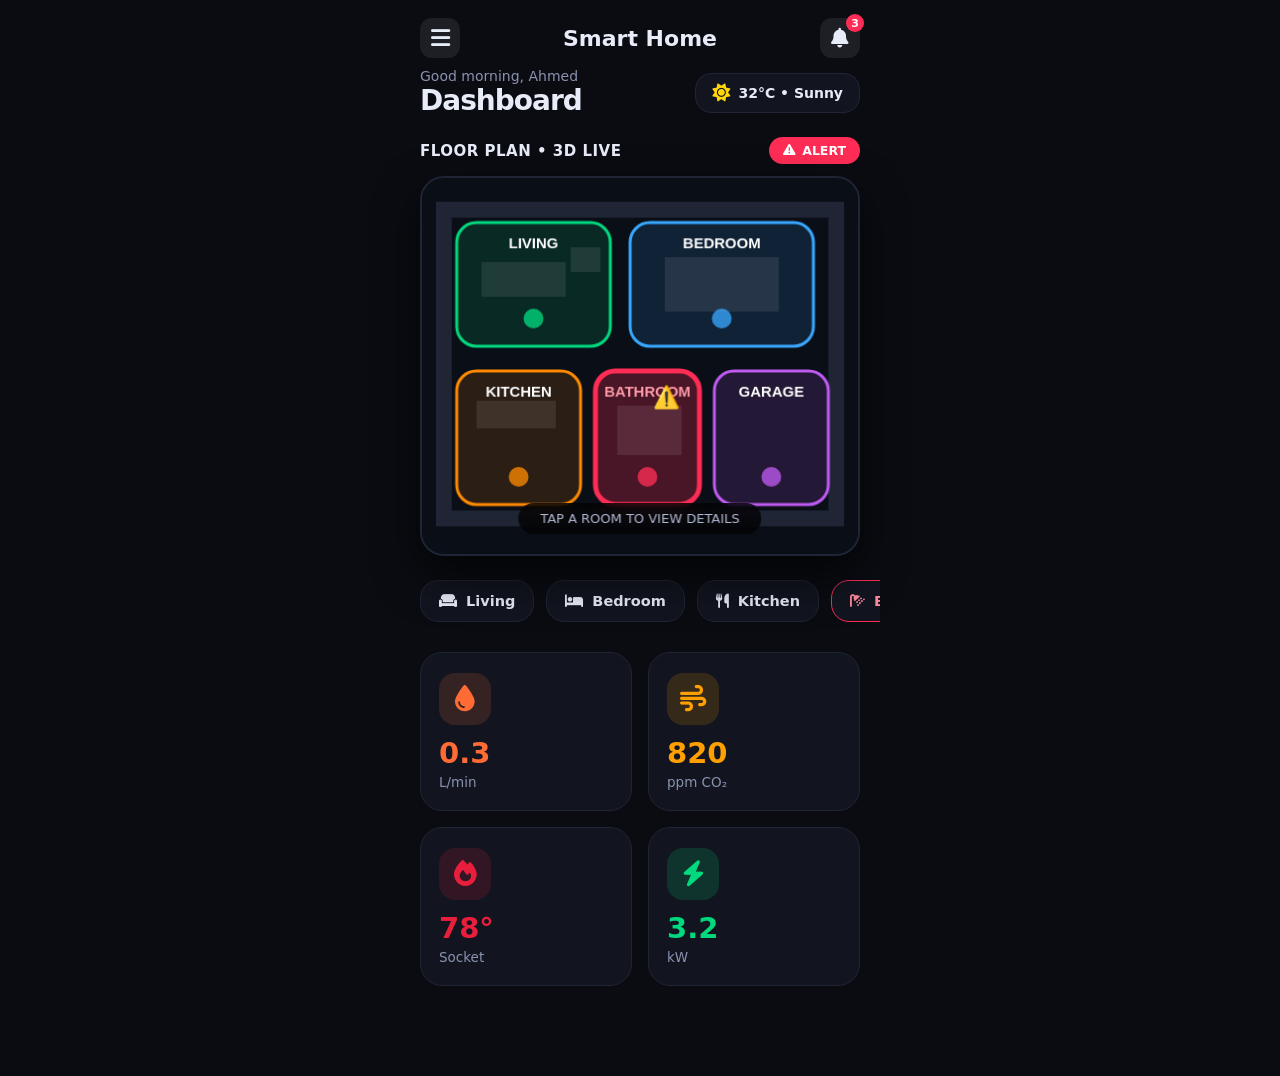
<file: web.html>
<!DOCTYPE html>
<html lang="en">
<head>
  <meta charset="UTF-8" />
  <meta name="viewport" content="width=device-width, initial-scale=1.0"/>
  <title>Smart Home</title>
  <link rel="stylesheet" href="https://cdnjs.cloudflare.com/ajax/libs/font-awesome/6.6.0/css/all.min.css"/>
  <style>
    :root {
      --bg: #0a0c12;
      --card: #12151f;
      --border: #1f2535;
      --accent: #00d97e;
      --text: #e8ecf8;
      --text2: #8a92b0;
      --red: #ff2d55;
    }

    * { margin: 0; padding: 0; box-sizing: border-box; }
    body {
      font-family: 'Segoe UI', system-ui, sans-serif;
      background: var(--bg);
      color: var(--text);
      min-height: 100vh;
      overflow-x: hidden;
    }

    .home-screen {
      max-width: 480px;
      margin: 0 auto;
      padding-bottom: 90px;
    }

    /* Top Bar */
    .top-bar {
      padding: 18px 20px 10px;
      display: flex;
      justify-content: space-between;
      align-items: center;
    }

    .menu-btn {
      width: 40px;
      height: 40px;
      background: rgba(255,255,255,0.08);
      border-radius: 12px;
      display: flex;
      align-items: center;
      justify-content: center;
      font-size: 22px;
    }

    .title {
      font-size: 22px;
      font-weight: 700;
    }

    .notification {
      position: relative;
      width: 40px;
      height: 40px;
      background: rgba(255,255,255,0.08);
      border-radius: 12px;
      display: flex;
      align-items: center;
      justify-content: center;
      font-size: 20px;
    }

    .notification .badge {
      position: absolute;
      top: -4px;
      right: -4px;
      background: var(--red);
      color: white;
      font-size: 11px;
      font-weight: 700;
      width: 18px;
      height: 18px;
      border-radius: 50%;
      display: flex;
      align-items: center;
      justify-content: center;
    }

    /* Header */
    .header {
      padding: 0 20px 20px;
      display: flex;
      justify-content: space-between;
      align-items: center;
    }

    .greeting {
      font-size: 14px;
      color: var(--text2);
    }

    .dashboard-title {
      font-size: 28px;
      font-weight: 800;
      letter-spacing: -1px;
    }

    .weather {
      background: var(--card);
      border: 1px solid var(--border);
      border-radius: 16px;
      padding: 10px 16px;
      display: flex;
      align-items: center;
      gap: 8px;
      font-weight: 600;
      font-size: 14px;
    }

    /* Floor Plan */
    .floor-section {
      padding: 0 20px 24px;
    }

    .floor-header {
      display: flex;
      justify-content: space-between;
      align-items: center;
      margin-bottom: 12px;
    }

    .floor-title {
      font-size: 15px;
      font-weight: 700;
      letter-spacing: 0.5px;
    }

    .alert-badge {
      background: var(--red);
      color: white;
      font-size: 12.5px;
      font-weight: 700;
      padding: 6px 14px;
      border-radius: 30px;
      display: flex;
      align-items: center;
      gap: 6px;
      animation: pulse 2s infinite;
    }

    @keyframes pulse {
      0%, 100% { opacity: 1; }
      50% { opacity: 0.75; }
    }

    .floor-plan {
      background: #0f121a;
      border-radius: 24px;
      overflow: hidden;
      border: 2px solid var(--border);
      position: relative;
      height: 380px;
      box-shadow: 0 20px 45px rgba(0, 0, 0, 0.65);
    }

    canvas {
      width: 100%;
      height: 100%;
      display: block;
    }

    .tap-hint {
      position: absolute;
      bottom: 20px;
      left: 50%;
      transform: translateX(-50%);
      background: rgba(0,0,0,0.75);
      color: #b0b8d0;
      font-size: 13px;
      padding: 8px 22px;
      border-radius: 30px;
      backdrop-filter: blur(10px);
      white-space: nowrap;
    }

    /* Rooms Row */
    .rooms-row {
      display: flex;
      gap: 12px;
      padding: 0 20px 30px;
      overflow-x: auto;
      scrollbar-width: none;
    }

    .room-chip {
      background: var(--card);
      border: 1px solid var(--border);
      border-radius: 18px;
      padding: 12px 18px;
      white-space: nowrap;
      font-size: 14.5px;
      font-weight: 600;
      display: flex;
      align-items: center;
      gap: 9px;
      transition: all 0.3s ease;
      cursor: pointer;
    }

    .room-chip:hover {
      transform: translateY(-4px);
      border-color: var(--accent);
      box-shadow: 0 12px 25px rgba(0, 217, 126, 0.2);
    }

    .room-chip.alert {
      border-color: var(--red);
      color: #ff8a9e;
      animation: alertPulse 2s infinite;
    }

    @keyframes alertPulse {
      0%, 100% { border-color: var(--red); }
      50% { border-color: #ff6b8a; }
    }

    /* Mini Stats */
    .mini-stats {
      display: grid;
      grid-template-columns: repeat(2, 1fr);
      gap: 16px;
      padding: 0 20px;
    }

    .stat-card {
      background: var(--card);
      border-radius: 22px;
      padding: 20px 18px;
      border: 1px solid var(--border);
      transition: all 0.3s;
    }

    .stat-card:hover {
      transform: translateY(-5px);
    }

    .stat-icon {
      width: 52px;
      height: 52px;
      border-radius: 16px;
      display: flex;
      align-items: center;
      justify-content: center;
      font-size: 26px;
      margin-bottom: 14px;
    }

    .stat-value {
      font-size: 29px;
      font-weight: 800;
      line-height: 1;
    }

    .stat-label {
      font-size: 13.5px;
      color: var(--text2);
      margin-top: 6px;
    }
  </style>
</head>
<body>

<div class="home-screen">

  <!-- Top Bar -->
  <div class="top-bar">
    <div class="menu-btn">
      <i class="fas fa-bars"></i>
    </div>
    <div class="title">Smart Home</div>
    <div class="notification">
      <i class="fas fa-bell"></i>
      <div class="badge">3</div>
    </div>
  </div>

  <!-- Header -->
  <div class="header">
    <div>
      <div class="greeting">Good morning, Ahmed</div>
      <div class="dashboard-title">Dashboard</div>
    </div>
    <div class="weather">
      <i class="fas fa-sun" style="color:#ffd60a; font-size:18px;"></i>
      <span>32°C • Sunny</span>
    </div>
  </div>

  <!-- Floor Plan -->
  <div class="floor-section">
    <div class="floor-header">
      <div class="floor-title">FLOOR PLAN • 3D LIVE</div>
      <div class="alert-badge">
        <i class="fas fa-triangle-exclamation"></i>
        ALERT
      </div>
    </div>

    <div class="floor-plan">
      <canvas id="floorCanvas" width="440" height="380"></canvas>
      <div class="tap-hint">TAP A ROOM TO VIEW DETAILS</div>
    </div>
  </div>

  <!-- Rooms -->
  <div class="rooms-row">
    <div class="room-chip" onclick="selectRoom('living')"><i class="fas fa-couch"></i> Living</div>
    <div class="room-chip" onclick="selectRoom('bedroom')"><i class="fas fa-bed"></i> Bedroom</div>
    <div class="room-chip" onclick="selectRoom('kitchen')"><i class="fas fa-utensils"></i> Kitchen</div>
    <div class="room-chip alert" onclick="selectRoom('bathroom')"><i class="fas fa-shower"></i> Bathroom ⚠️</div>
    <div class="room-chip" onclick="selectRoom('garage')"><i class="fas fa-car"></i> Garage</div>
  </div>

  <!-- Mini Stats -->
  <div class="mini-stats">
    <div class="stat-card" onclick="goTo('water')">
      <div class="stat-icon" style="background:rgba(255,107,53,0.15); color:#ff6b35;">
        <i class="fas fa-droplet"></i>
      </div>
      <div class="stat-value" style="color:#ff6b35">0.3</div>
      <div class="stat-label">L/min</div>
    </div>

    <div class="stat-card" onclick="goTo('air')">
      <div class="stat-icon" style="background:rgba(255,160,0,0.15); color:#ffa000;">
        <i class="fas fa-wind"></i>
      </div>
      <div class="stat-value" style="color:#ffa000">820</div>
      <div class="stat-label">ppm CO₂</div>
    </div>

    <div class="stat-card" onclick="goTo('safety')">
      <div class="stat-icon" style="background:rgba(232,30,60,0.15); color:#e81e3c;">
        <i class="fas fa-fire"></i>
      </div>
      <div class="stat-value" style="color:#e81e3c">78°</div>
      <div class="stat-label">Socket</div>
    </div>

    <div class="stat-card" onclick="goTo('power')">
      <div class="stat-icon" style="background:rgba(0,217,126,0.15); color:#00d97e;">
        <i class="fas fa-bolt"></i>
      </div>
      <div class="stat-value" style="color:#00d97e">3.2</div>
      <div class="stat-label">kW</div>
    </div>
  </div>

</div>

<script>
// 2D Professional Floor Plan
const canvas = document.getElementById('floorCanvas');
const ctx = canvas.getContext('2d');
let t = 0;

const rooms = [
  { id: 'living',   name: 'Living',   x: 35, y: 45,  w: 155, h: 125, color: '#00d97e' },
  { id: 'bedroom',  name: 'Bedroom',  x: 210, y: 45,  w: 185, h: 125, color: '#38a8ff' },
  { id: 'kitchen',  name: 'Kitchen',  x: 35, y: 195, w: 125, h: 135, color: '#ff8a00' },
  { id: 'bathroom', name: 'Bathroom', x: 175, y: 195, w: 105, h: 135, color: '#ff2d55', alert: true },
  { id: 'garage',   name: 'Garage',   x: 295, y: 195, w: 115, h: 135, color: '#bf5af2' }
];

function drawFloorPlan() {
  ctx.clearRect(0, 0, canvas.width, canvas.height);
  t += 0.035;

  // Background
  ctx.fillStyle = '#0a0e17';
  ctx.fillRect(0, 0, canvas.width, canvas.height);

  // Outer walls
  ctx.strokeStyle = '#1f2535';
  ctx.lineWidth = 16;
  ctx.strokeRect(22, 32, canvas.width - 44, canvas.height - 68);

  rooms.forEach(room => {
    // Room fill + border
    ctx.save();
    ctx.fillStyle = room.alert ? 
      `rgba(255,45,85,${0.22 + 0.08 * Math.sin(t*5)})` : 
      room.color + '22';
    
    ctx.strokeStyle = room.alert ? '#ff2d55' : room.color;
    ctx.lineWidth = room.alert ? 5 : 3;

    ctx.beginPath();
    ctx.roundRect(room.x, room.y, room.w, room.h, 20);
    ctx.fill();
    ctx.stroke();
    ctx.restore();

    // Simple furniture
    ctx.fillStyle = 'rgba(255,255,255,0.09)';
    if (room.id === 'living') {
      ctx.fillRect(room.x + 25, room.y + 40, 85, 35);   // sofa
      ctx.fillRect(room.x + 115, room.y + 25, 30, 25);  // tv
    } else if (room.id === 'bedroom') {
      ctx.fillRect(room.x + 35, room.y + 35, 115, 55);  // bed
    } else if (room.id === 'kitchen') {
      ctx.fillRect(room.x + 20, room.y + 30, 80, 28);   // counter
    } else if (room.id === 'bathroom') {
      ctx.fillRect(room.x + 22, room.y + 35, 65, 50);   // bathtub
    }

    // Room name
    ctx.font = '700 15px Segoe UI, sans-serif';
    ctx.fillStyle = room.alert ? '#ff99a8' : '#ffffff';
    ctx.textAlign = 'center';
    ctx.fillText(room.name.toUpperCase(), room.x + room.w/2, room.y + 26);

    // Alert icon
    if (room.alert) {
      ctx.font = 'bold 22px Arial';
      ctx.fillStyle = '#ff2d55';
      ctx.fillText('⚠️', room.x + room.w - 34, room.y + 34);
    }

    // Sensor light
    ctx.save();
    ctx.globalAlpha = 0.65 + 0.35 * Math.sin(t * 3.5);
    ctx.fillStyle = room.color;
    ctx.beginPath();
    ctx.arc(room.x + room.w/2, room.y + room.h - 28, 10, 0, Math.PI * 2);
    ctx.fill();
    ctx.restore();
  });
}

function animate() {
  drawFloorPlan();
  requestAnimationFrame(animate);
}

function selectRoom(room) {
  alert(`Opened ${room.charAt(0).toUpperCase() + room.slice(1)} Room Details`);
}

function goTo(section) {
  alert(`Navigating to ${section} section`);
}

// Start Animation
animate();
</script>

</body>
</html>
</file>
